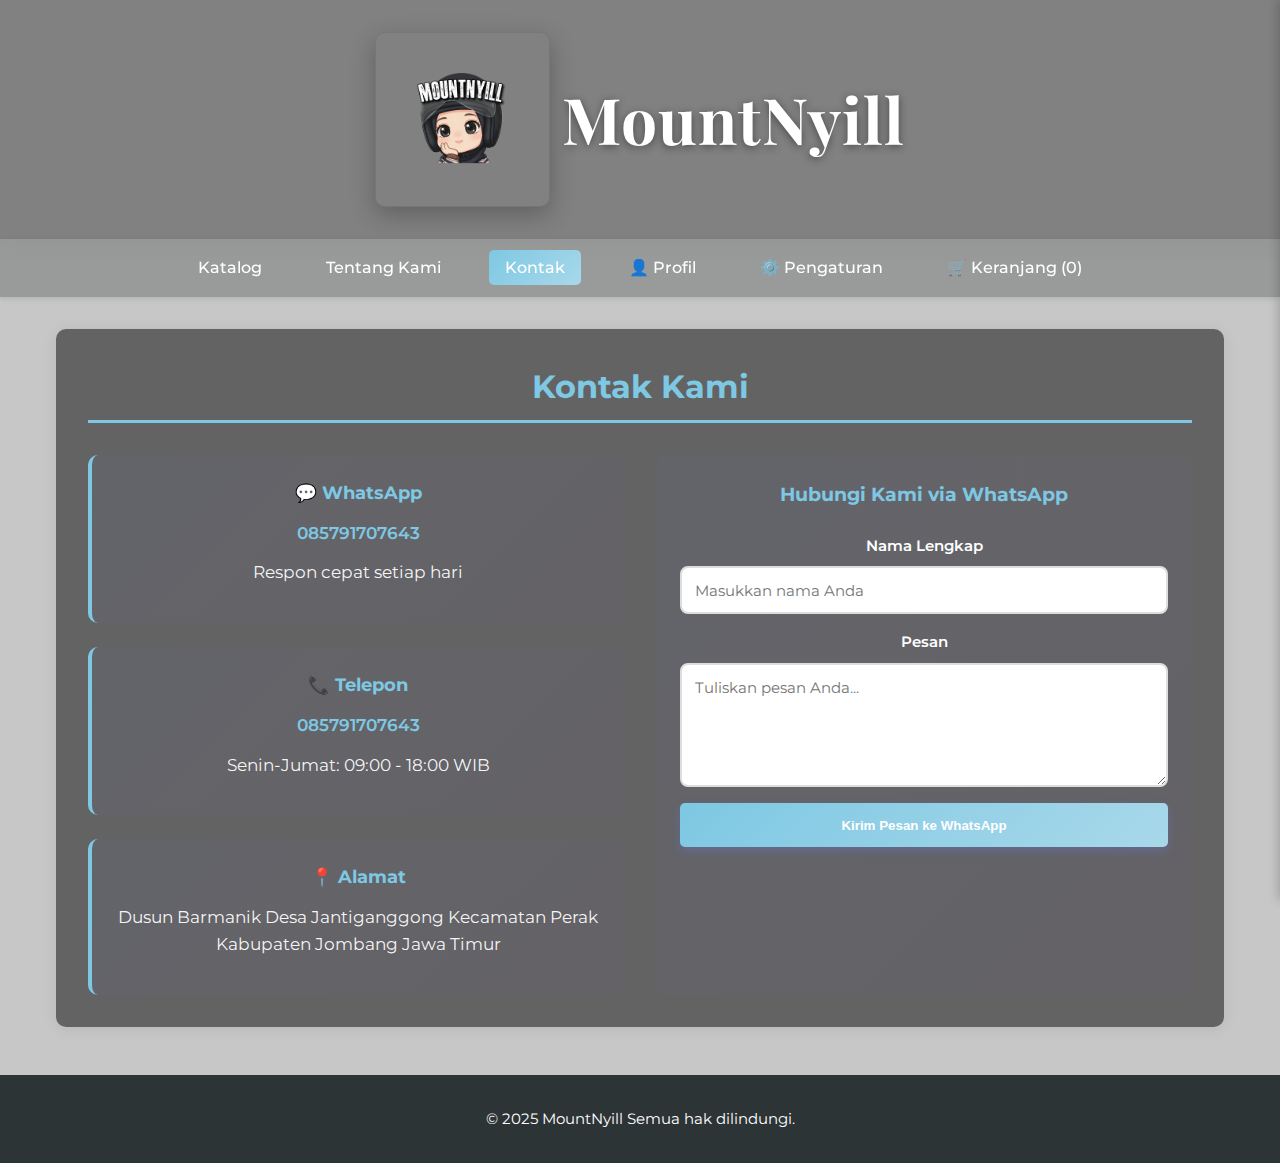
<file: kontak.html>
<!DOCTYPE html>
<html lang="id">
<head>
    <meta charset="UTF-8">
    <meta name="viewport" content="width=device-width, initial-scale=1.0">
    <title>MountNyill</title>
    <link rel="stylesheet" href="style.css">
    <link href="https://fonts.googleapis.com/css2?family=Montserrat:wght@300;400;600;700&family=Playfair+Display:wght@500;700&display=swap" rel="stylesheet">
</head>
<body>
    <div id="backdrop" class="backdrop"></div>

    <header>
        <div class="site-brand">
            <img src="logo.png" alt="MountNyill logo" class="site-logo">
            <h1>MountNyill</h1>
        </div>
    </header>

    <nav>
        <ul>
            <li><a href="index.html#katalog">Katalog</a></li>
            <li><a href="tentang-kami.html">Tentang Kami</a></li>
            <li><a href="kontak.html" class="active">Kontak</a></li>
            <li><a href="profil.html">👤 Profil</a></li>
            <li><a href="pengaturan.html">⚙️ Pengaturan</a></li>
            <li><a href="#" id="cart-toggle">🛒 Keranjang (<span id="cart-count">0</span>)</a></li>
        </ul>
    </nav>

    <aside id="cart-sidebar">
        <div class="cart-header">
            <h3>Keranjang Belanja</h3>
            <button id="close-cart">&times;</button>
        </div>
        <div id="cart-items" class="cart-items">
            <p class="empty-cart">Keranjang kosong</p>
        </div>
        <div class="cart-footer">
            <div class="cart-total">
                <strong>Total: </strong>
                <span id="cart-total">Rp 0</span>
            </div>
            <div class="cart-buttons">
                <button id="checkout-btn" class="btn-checkout">Checkout</button>
                <button id="clear-cart-btn" class="btn-clear-cart">Hapus Semua</button>
            </div>
        </div>
    </aside>

    <main>
        <section id="kontak" class="full-page-section">
            <h2>Kontak Kami</h2>
            <div class="kontak-content">
                <div class="kontak-info">
                    <div class="info-item">
                        <h3>💬 WhatsApp</h3>
                        <p><a href="https://wa.me/6285791707643" target="_blank">085791707643</a></p>
                        <p>Respon cepat setiap hari</p>
                    </div>
                    <div class="info-item">
                        <h3>📞 Telepon</h3>
                        <p><a href="tel:+6285791707643">085791707643</a></p>
                        <p>Senin-Jumat: 09:00 - 18:00 WIB</p>
                    </div>
                    <div class="info-item">
                        <h3>📍 Alamat</h3>
                        <p>Dusun Barmanik Desa Jantiganggong Kecamatan Perak Kabupaten Jombang Jawa Timur</p>
                    </div>
                </div>

                <div class="kontak-form">
                    <h3>Hubungi Kami via WhatsApp</h3>
                    <form id="contact-form">
                        <div class="form-group">
                            <label for="name">Nama Lengkap</label>
                            <input type="text" id="name" name="name" placeholder="Masukkan nama Anda" required>
                        </div>
                        <div class="form-group">
                            <label for="message">Pesan</label>
                            <textarea id="message" name="message" rows="5" placeholder="Tuliskan pesan Anda..." required></textarea>
                        </div>
                        <button type="submit" class="btn-submit">Kirim Pesan ke WhatsApp</button>
                    </form>
                </div>
            </div>
        </section>
    </main>

    <footer>
        <p>&copy; 2025 MountNyill Semua hak dilindungi.</p>
    </footer>

    <script src="script.js"></script>
    <script>
        // Load dark mode setting
        const settings = JSON.parse(localStorage.getItem('userSettings')) || {
            emailNotif: true,
            promoNotif: true,
            darkMode: false
        };

        if (settings.darkMode) {
            document.body.classList.add('dark-mode');
        }

        document.getElementById('contact-form').addEventListener('submit', function(e) {
            e.preventDefault();
            const name = document.getElementById('name').value;
            const message = document.getElementById('message').value;
            
            // Format pesan untuk WhatsApp
            const whatsappMessage = encodeURIComponent(`Halo, nama saya ${name}\n\n${message}`);
            const whatsappURL = `https://wa.me/6285791707643?text=${whatsappMessage}`;
            
            // Buka WhatsApp di tab baru
            window.open(whatsappURL, '_blank');
            
            // Reset form
            this.reset();
            alert('Pesan Anda akan dikirim ke WhatsApp kami!');
        });
    </script>
</body>
</html>
</file>
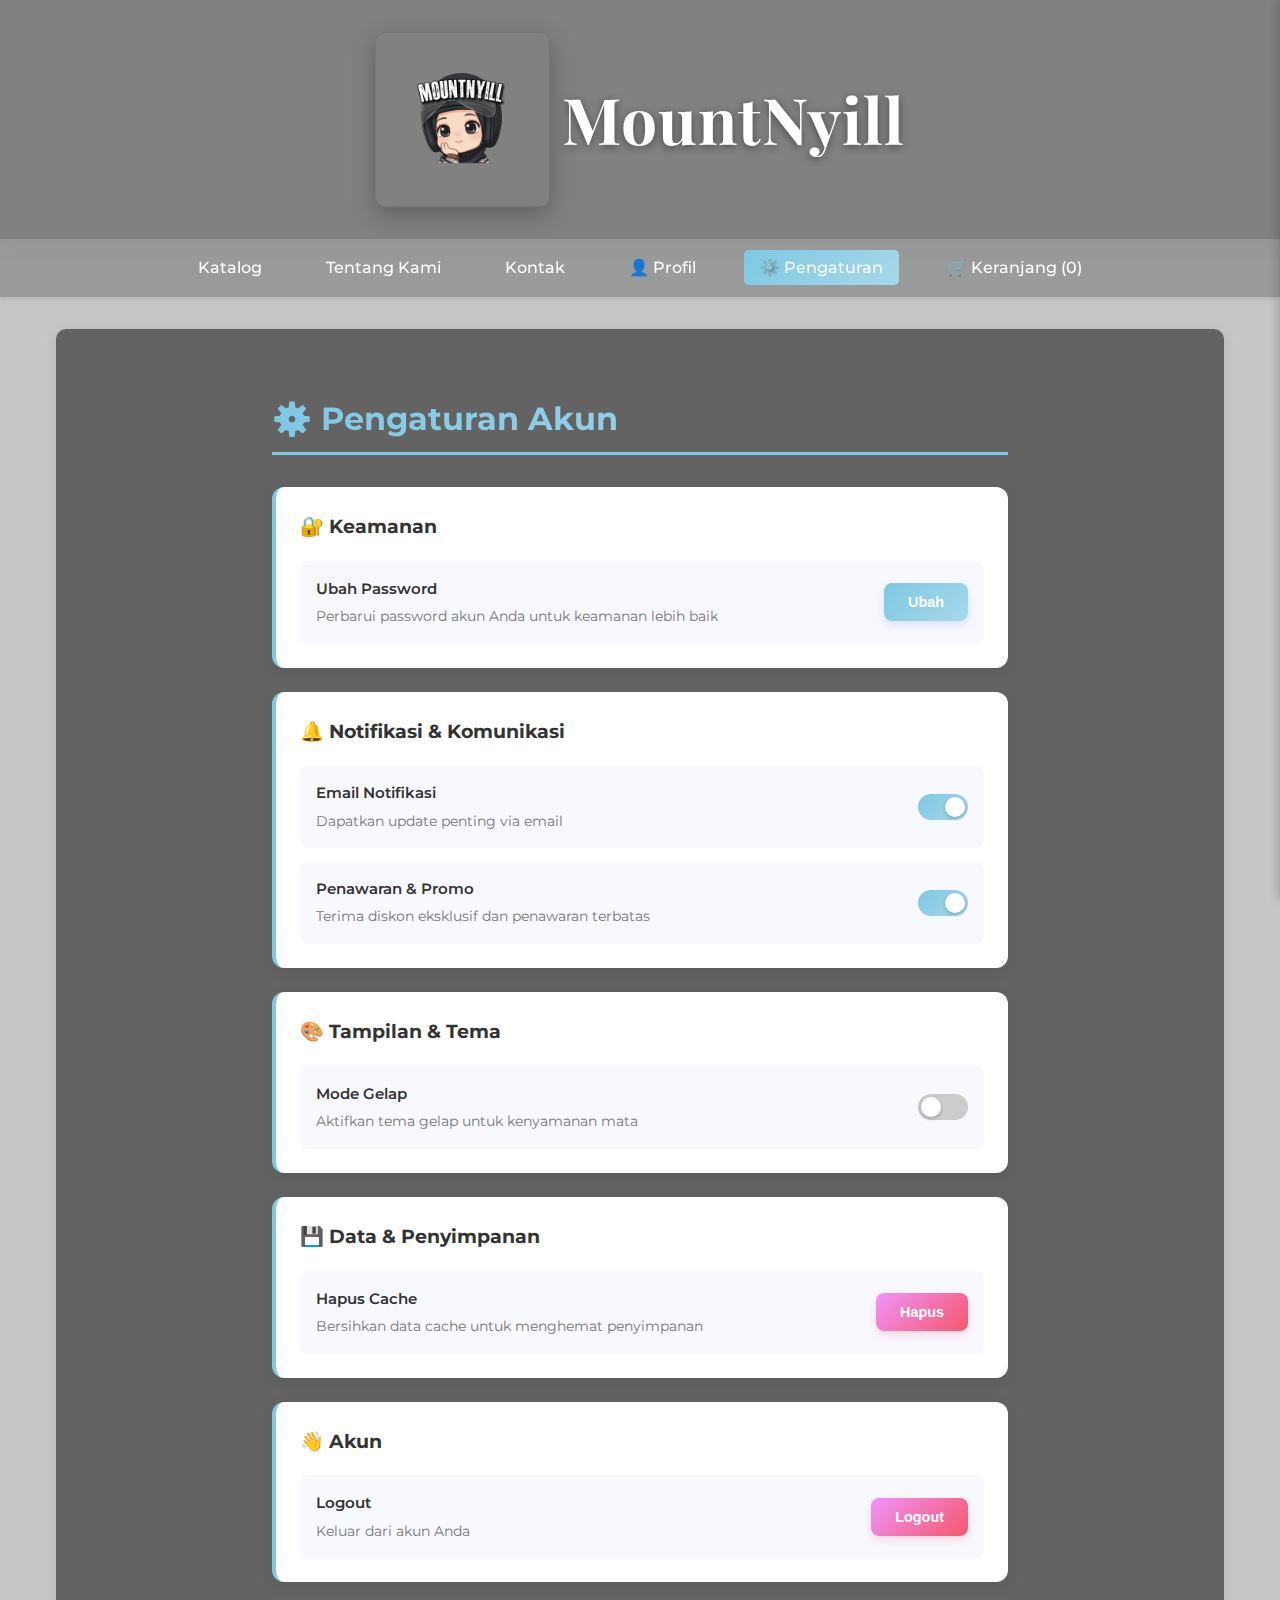
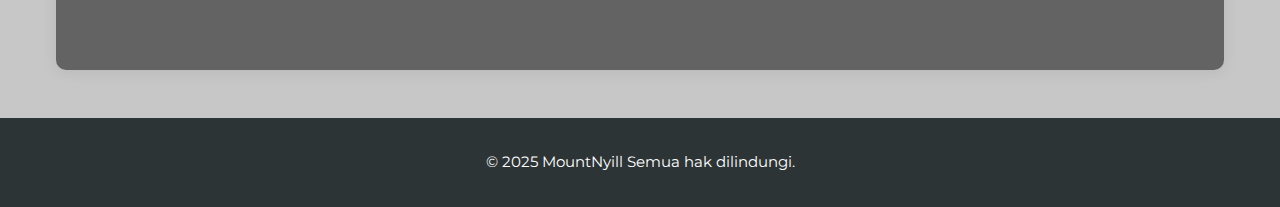
<file: pengaturan.html>
<!DOCTYPE html>
<html lang="id">
<head>
    <meta charset="UTF-8">
    <meta name="viewport" content="width=device-width, initial-scale=1.0">
    <title>MountNyill</title>
    <link rel="stylesheet" href="style.css">
    <link href="https://fonts.googleapis.com/css2?family=Montserrat:wght@300;400;600;700&family=Playfair+Display:wght@500;700&display=swap" rel="stylesheet">
</head>
<body>
    <div id="backdrop" class="backdrop"></div>

    <header>
        <div class="site-brand">
            <img src="logo.png" alt="MountNyill logo" class="site-logo">
            <h1>MountNyill</h1>
        </div>
    </header>

    <nav>
        <ul>
            <li><a href="index.html">Katalog</a></li>
            <li><a href="tentang-kami.html">Tentang Kami</a></li>
            <li><a href="kontak.html">Kontak</a></li>
            <li><a href="profil.html">👤 Profil</a></li>
            <li><a href="pengaturan.html" class="active">⚙️ Pengaturan</a></li>
            <li><a href="#" id="cart-toggle">🛒 Keranjang (<span id="cart-count">0</span>)</a></li>
        </ul>
    </nav>

    <aside id="cart-sidebar">
        <div class="cart-header">
            <h3>Keranjang Belanja</h3>
            <button id="close-cart">&times;</button>
        </div>
        <div id="cart-items" class="cart-items">
            <p class="empty-cart">Keranjang kosong</p>
        </div>
        <div class="cart-footer">
            <div class="cart-total">
                <strong>Total: </strong>
                <span id="cart-total">Rp 0</span>
            </div>
            <div class="cart-buttons">
                <button id="checkout-btn" class="btn-checkout">Checkout</button>
                <button id="clear-cart-btn" class="btn-clear-cart">Hapus Semua</button>
            </div>
        </div>
    </aside>

    <main>
        <section class="full-page-section">
            <div class="settings-container">
                <h2>⚙️ Pengaturan Akun</h2>
                
                <div class="settings-group">
                    <h3>🔐 Keamanan</h3>
                    <div class="setting-item">
                        <div class="setting-info">
                            <p class="setting-title">Ubah Password</p>
                            <p class="setting-desc">Perbarui password akun Anda untuk keamanan lebih baik</p>
                        </div>
                        <button class="btn-setting" onclick="changePassword()">Ubah</button>
                    </div>
                </div>

                <div class="settings-group">
                    <h3>🔔 Notifikasi & Komunikasi</h3>
                    <div class="setting-item">
                        <div class="setting-info">
                            <p class="setting-title">Email Notifikasi</p>
                            <p class="setting-desc">Dapatkan update penting via email</p>
                        </div>
                        <label class="toggle-switch">
                            <input type="checkbox" id="email-notif" checked>
                            <span class="toggle-slider"></span>
                        </label>
                    </div>
                    <div class="setting-item">
                        <div class="setting-info">
                            <p class="setting-title">Penawaran & Promo</p>
                            <p class="setting-desc">Terima diskon eksklusif dan penawaran terbatas</p>
                        </div>
                        <label class="toggle-switch">
                            <input type="checkbox" id="promo-notif" checked>
                            <span class="toggle-slider"></span>
                        </label>
                    </div>
                </div>

                <div class="settings-group">
                    <h3>🎨 Tampilan & Tema</h3>
                    <div class="setting-item">
                        <div class="setting-info">
                            <p class="setting-title">Mode Gelap</p>
                            <p class="setting-desc">Aktifkan tema gelap untuk kenyamanan mata</p>
                        </div>
                        <label class="toggle-switch">
                            <input type="checkbox" id="dark-mode">
                            <span class="toggle-slider"></span>
                        </label>
                    </div>
                </div>

                <div class="settings-group">
                    <h3>💾 Data & Penyimpanan</h3>
                    <div class="setting-item">
                        <div class="setting-info">
                            <p class="setting-title">Hapus Cache</p>
                            <p class="setting-desc">Bersihkan data cache untuk menghemat penyimpanan</p>
                        </div>
                        <button class="btn-setting btn-danger" onclick="clearCache()">Hapus</button>
                    </div>
                </div>

                <div class="settings-group">
                    <h3>👋 Akun</h3>
                    <div class="setting-item">
                        <div class="setting-info">
                            <p class="setting-title">Logout</p>
                            <p class="setting-desc">Keluar dari akun Anda</p>
                        </div>
                        <button class="btn-setting btn-danger" onclick="logout()">Logout</button>
                    </div>
                </div>
            </div>
        </section>
    </main>

    <footer>
        <p>&copy; 2025 MountNyill Semua hak dilindungi.</p>
    </footer>

    <script src="script.js"></script>
    <script>
        // Load settings
        function loadSettings() {
            const settings = JSON.parse(localStorage.getItem('userSettings')) || {
                emailNotif: true,
                promoNotif: true,
                darkMode: false
            };

            document.getElementById('email-notif').checked = settings.emailNotif;
            document.getElementById('promo-notif').checked = settings.promoNotif;
            document.getElementById('dark-mode').checked = settings.darkMode;

            if (settings.darkMode) {
                document.body.classList.add('dark-mode');
            }
        }

        // Save settings on toggle
        document.querySelectorAll('.toggle-switch input').forEach(toggle => {
            toggle.addEventListener('change', saveSettings);
        });

        function saveSettings() {
            const settings = {
                emailNotif: document.getElementById('email-notif').checked,
                promoNotif: document.getElementById('promo-notif').checked,
                darkMode: document.getElementById('dark-mode').checked
            };

            localStorage.setItem('userSettings', JSON.stringify(settings));

            if (settings.darkMode) {
                document.body.classList.add('dark-mode');
            } else {
                document.body.classList.remove('dark-mode');
            }

            // Show success message
            showSuccessMessage('Pengaturan berhasil disimpan! ✓');
        }

        function showSuccessMessage(message) {
            const msg = document.createElement('div');
            msg.textContent = message;
            msg.style.cssText = `
                position: fixed;
                top: 20px;
                right: 20px;
                background: linear-gradient(135deg, #667eea 0%, #764ba2 100%);
                color: white;
                padding: 1rem 1.5rem;
                border-radius: 8px;
                box-shadow: 0 4px 12px rgba(102, 126, 234, 0.3);
                animation: slideInRight 0.3s ease;
                z-index: 999;
                font-weight: 500;
            `;
            document.body.appendChild(msg);
            
            setTimeout(() => {
                msg.style.animation = 'slideOutRight 0.3s ease';
                setTimeout(() => msg.remove(), 300);
            }, 2000);
        }

        function changePassword() {
            const oldPass = prompt('Masukkan password lama:');
            if (!oldPass) return;

            const newPass = prompt('Masukkan password baru:');
            if (!newPass) return;

            const confirmPass = prompt('Konfirmasi password baru:');
            if (newPass === confirmPass) {
                showSuccessMessage('Password berhasil diubah! ✓');
            } else {
                showErrorMessage('Password tidak sesuai!');
            }
        }

        function showErrorMessage(message) {
            const msg = document.createElement('div');
            msg.textContent = message;
            msg.style.cssText = `
                position: fixed;
                top: 20px;
                right: 20px;
                background: linear-gradient(135deg, #f093fb 0%, #f5576c 100%);
                color: white;
                padding: 1rem 1.5rem;
                border-radius: 8px;
                box-shadow: 0 4px 12px rgba(245, 87, 108, 0.3);
                animation: slideInRight 0.3s ease;
                z-index: 999;
                font-weight: 500;
            `;
            document.body.appendChild(msg);
            
            setTimeout(() => {
                msg.style.animation = 'slideOutRight 0.3s ease';
                setTimeout(() => msg.remove(), 300);
            }, 2000);
        }

        function clearCache() {
            if (confirm('Apakah Anda yakin ingin menghapus cache? Data yang dihapus tidak dapat dikembalikan.')) {
                localStorage.removeItem('cart');
                showSuccessMessage('Cache berhasil dihapus! ✓');
            }
        }

        function logout() {
            if (confirm('Apakah Anda yakin ingin logout?')) {
                showSuccessMessage('Anda berhasil logout!');
                setTimeout(() => {
                    window.location.href = 'index.html';
                }, 1500);
            }
        }

        loadSettings();
    </script>
</body>
</html>
</file>
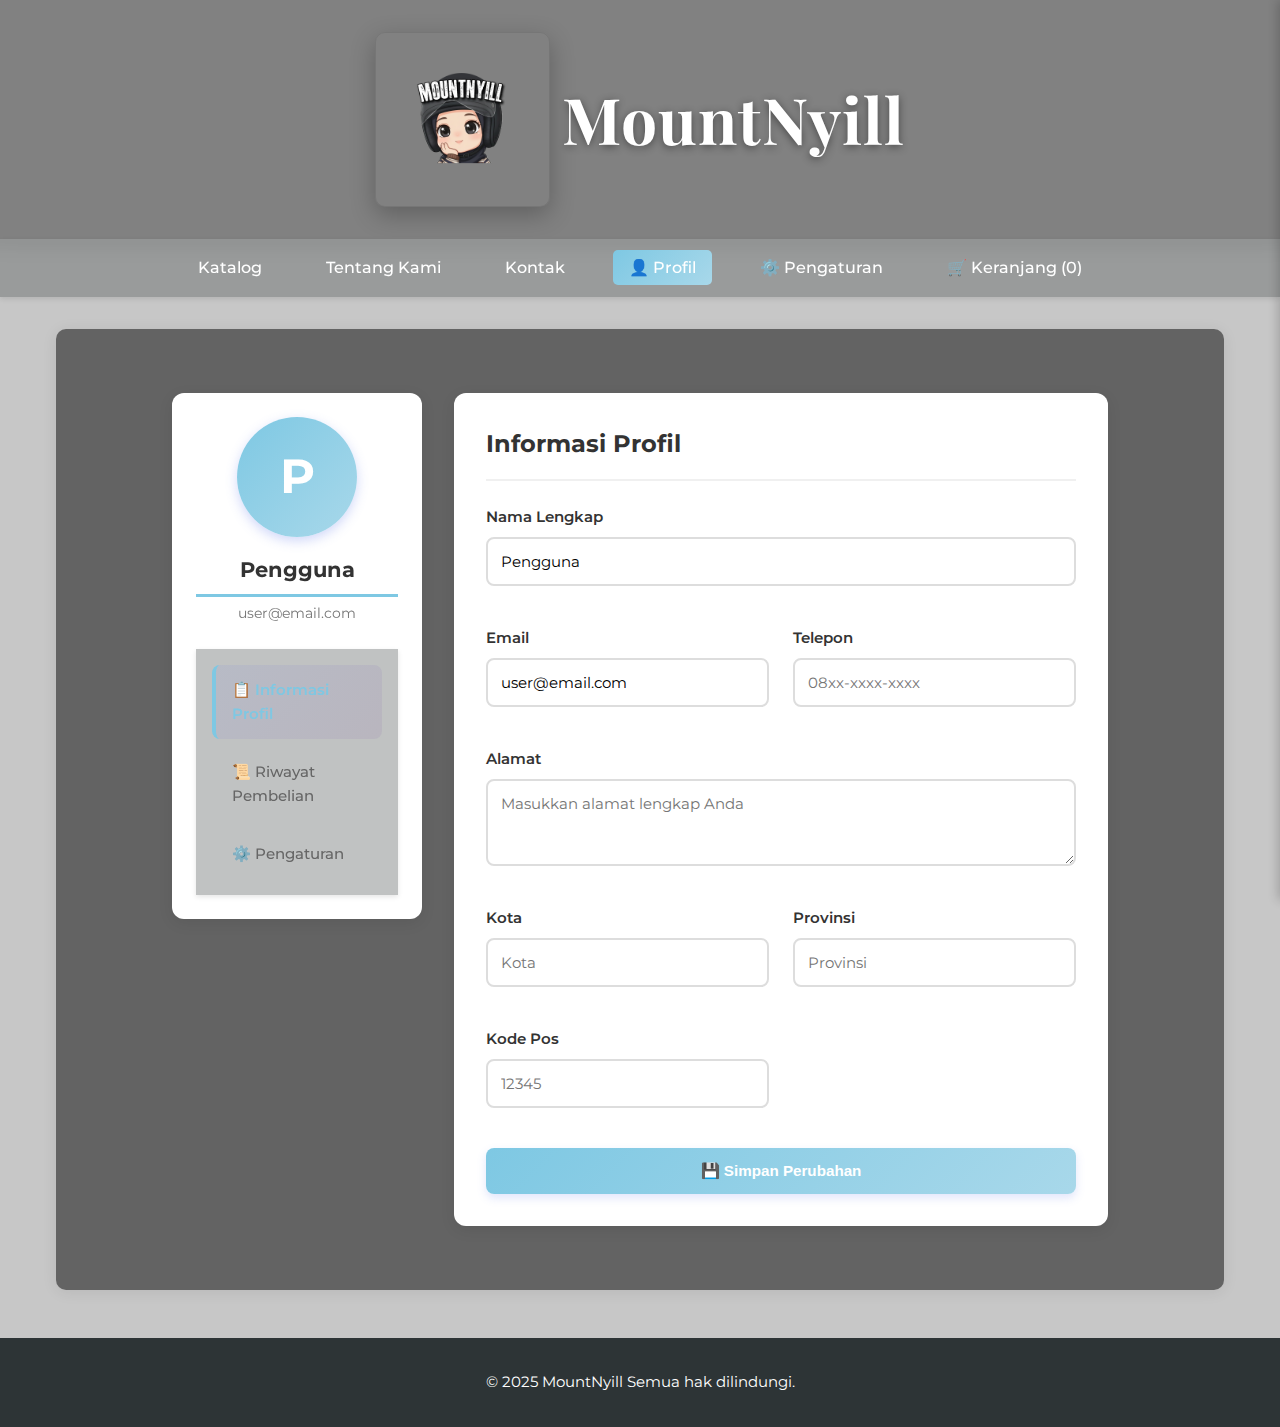
<file: profil.html>
<!DOCTYPE html>
<html lang="id">
<head>
    <meta charset="UTF-8">
    <meta name="viewport" content="width=device-width, initial-scale=1.0">
    <title>MountNyill</title>
    <link rel="stylesheet" href="style.css">
    <link href="https://fonts.googleapis.com/css2?family=Montserrat:wght@300;400;600;700&family=Playfair+Display:wght@500;700&display=swap" rel="stylesheet">
</head>
<body>
    <div id="backdrop" class="backdrop"></div>

    <header>
        <div class="site-brand">
            <img src="logo.png" alt="MountNyill logo" class="site-logo">
            <h1>MountNyill</h1>
        </div>
    </header>

    <nav>
        <ul>
            <li><a href="index.html">Katalog</a></li>
            <li><a href="tentang-kami.html">Tentang Kami</a></li>
            <li><a href="kontak.html">Kontak</a></li>
            <li><a href="profil.html" class="active">👤 Profil</a></li>
            <li><a href="pengaturan.html">⚙️ Pengaturan</a></li>
            <li><a href="#" id="cart-toggle">🛒 Keranjang (<span id="cart-count">0</span>)</a></li>
        </ul>
    </nav>

    <aside id="cart-sidebar">
        <div class="cart-header">
            <h3>Keranjang Belanja</h3>
            <button id="close-cart">&times;</button>
        </div>
        <div id="cart-items" class="cart-items">
            <p class="empty-cart">Keranjang kosong</p>
        </div>
        <div class="cart-footer">
            <div class="cart-total">
                <strong>Total: </strong>
                <span id="cart-total">Rp 0</span>
            </div>
            <div class="cart-buttons">
                <button id="checkout-btn" class="btn-checkout">Checkout</button>
                <button id="clear-cart-btn" class="btn-clear-cart">Hapus Semua</button>
            </div>
        </div>
    </aside>

    <main>
        <section class="full-page-section">
            <div class="profile-container">
                <div class="profile-sidebar">
                    <div class="profile-avatar">
                        <span id="avatar-initial">P</span>
                    </div>
                    <h2 id="profile-name">Pengguna</h2>
                    <p id="profile-email">user@email.com</p>
                    <nav class="profile-menu">
                        <a href="#profile-info" class="menu-item active">📋 Informasi Profil</a>
                        <a href="#profile-history" class="menu-item">📜 Riwayat Pembelian</a>
                        <a href="pengaturan.html" class="menu-item">⚙️ Pengaturan</a>
                    </nav>
                </div>

                <div class="profile-content">
                    <div id="profile-info" class="profile-section active">
                        <h2>Informasi Profil</h2>
                        <div class="profile-form">
                            <div class="form-group">
                                <label>Nama Lengkap</label>
                                <input type="text" id="full-name" placeholder="Masukkan nama lengkap" value="Pengguna">
                            </div>
                            <div class="form-row">
                                <div class="form-group">
                                    <label>Email</label>
                                    <input type="email" id="user-email" placeholder="user@email.com" value="user@email.com">
                                </div>
                                <div class="form-group">
                                    <label>Telepon</label>
                                    <input type="tel" id="user-phone" placeholder="08xx-xxxx-xxxx">
                                </div>
                            </div>
                            <div class="form-group">
                                <label>Alamat</label>
                                <textarea id="user-address" placeholder="Masukkan alamat lengkap Anda" rows="3"></textarea>
                            </div>
                            <div class="form-row">
                                <div class="form-group">
                                    <label>Kota</label>
                                    <input type="text" id="user-city" placeholder="Kota">
                                </div>
                                <div class="form-group">
                                    <label>Provinsi</label>
                                    <input type="text" id="user-province" placeholder="Provinsi">
                                </div>
                                <div class="form-group">
                                    <label>Kode Pos</label>
                                    <input type="text" id="user-zipcode" placeholder="12345">
                                </div>
                            </div>
                            <button class="btn-save" onclick="saveProfile()">💾 Simpan Perubahan</button>
                        </div>
                    </div>

                    <div id="profile-history" class="profile-section">
                        <h2>Riwayat Pembelian</h2>
                        <div id="purchase-history" class="purchase-list">
                            <p class="empty-message">Belum ada riwayat pembelian</p>
                        </div>
                    </div>
                </div>
            </div>
        </section>
    </main>

    <footer>
        <p>&copy; 2025 MountNyill Semua hak dilindungi.</p>
    </footer>

    <script src="script.js"></script>
    <script>
        // Load profile data
        function loadProfile() {
            const profile = JSON.parse(localStorage.getItem('userProfile')) || {
                fullName: 'Pengguna',
                email: 'user@email.com',
                phone: '',
                address: '',
                city: '',
                province: '',
                zipcode: ''
            };

            document.getElementById('profile-name').textContent = profile.fullName;
            document.getElementById('profile-email').textContent = profile.email;
            document.getElementById('avatar-initial').textContent = profile.fullName.charAt(0).toUpperCase();
            
            document.getElementById('full-name').value = profile.fullName;
            document.getElementById('user-email').value = profile.email;
            document.getElementById('user-phone').value = profile.phone;
            document.getElementById('user-address').value = profile.address;
            document.getElementById('user-city').value = profile.city;
            document.getElementById('user-province').value = profile.province;
            document.getElementById('user-zipcode').value = profile.zipcode;
        }

        function saveProfile() {
            const profile = {
                fullName: document.getElementById('full-name').value,
                email: document.getElementById('user-email').value,
                phone: document.getElementById('user-phone').value,
                address: document.getElementById('user-address').value,
                city: document.getElementById('user-city').value,
                province: document.getElementById('user-province').value,
                zipcode: document.getElementById('user-zipcode').value
            };

            localStorage.setItem('userProfile', JSON.stringify(profile));
            document.getElementById('profile-name').textContent = profile.fullName;
            document.getElementById('profile-email').textContent = profile.email;
            document.getElementById('avatar-initial').textContent = profile.fullName.charAt(0).toUpperCase();
            
            alert('Profil berhasil diperbarui!');
        }

        // Menu navigation
        document.querySelectorAll('.profile-menu .menu-item').forEach(item => {
            item.addEventListener('click', (e) => {
                e.preventDefault();
                const href = item.getAttribute('href');
                
                document.querySelectorAll('.menu-item').forEach(m => m.classList.remove('active'));
                item.classList.add('active');
                
                document.querySelectorAll('.profile-section').forEach(section => {
                    section.classList.remove('active');
                });
                
                if (href.startsWith('#')) {
                    document.querySelector(href).classList.add('active');
                }
            });
        });

        // Load dark mode setting
        const settings = JSON.parse(localStorage.getItem('userSettings')) || {
            emailNotif: true,
            promoNotif: true,
            darkMode: false
        };

        if (settings.darkMode) {
            document.body.classList.add('dark-mode');
        }

        loadProfile();
    </script>
</body>
</html>
</file>
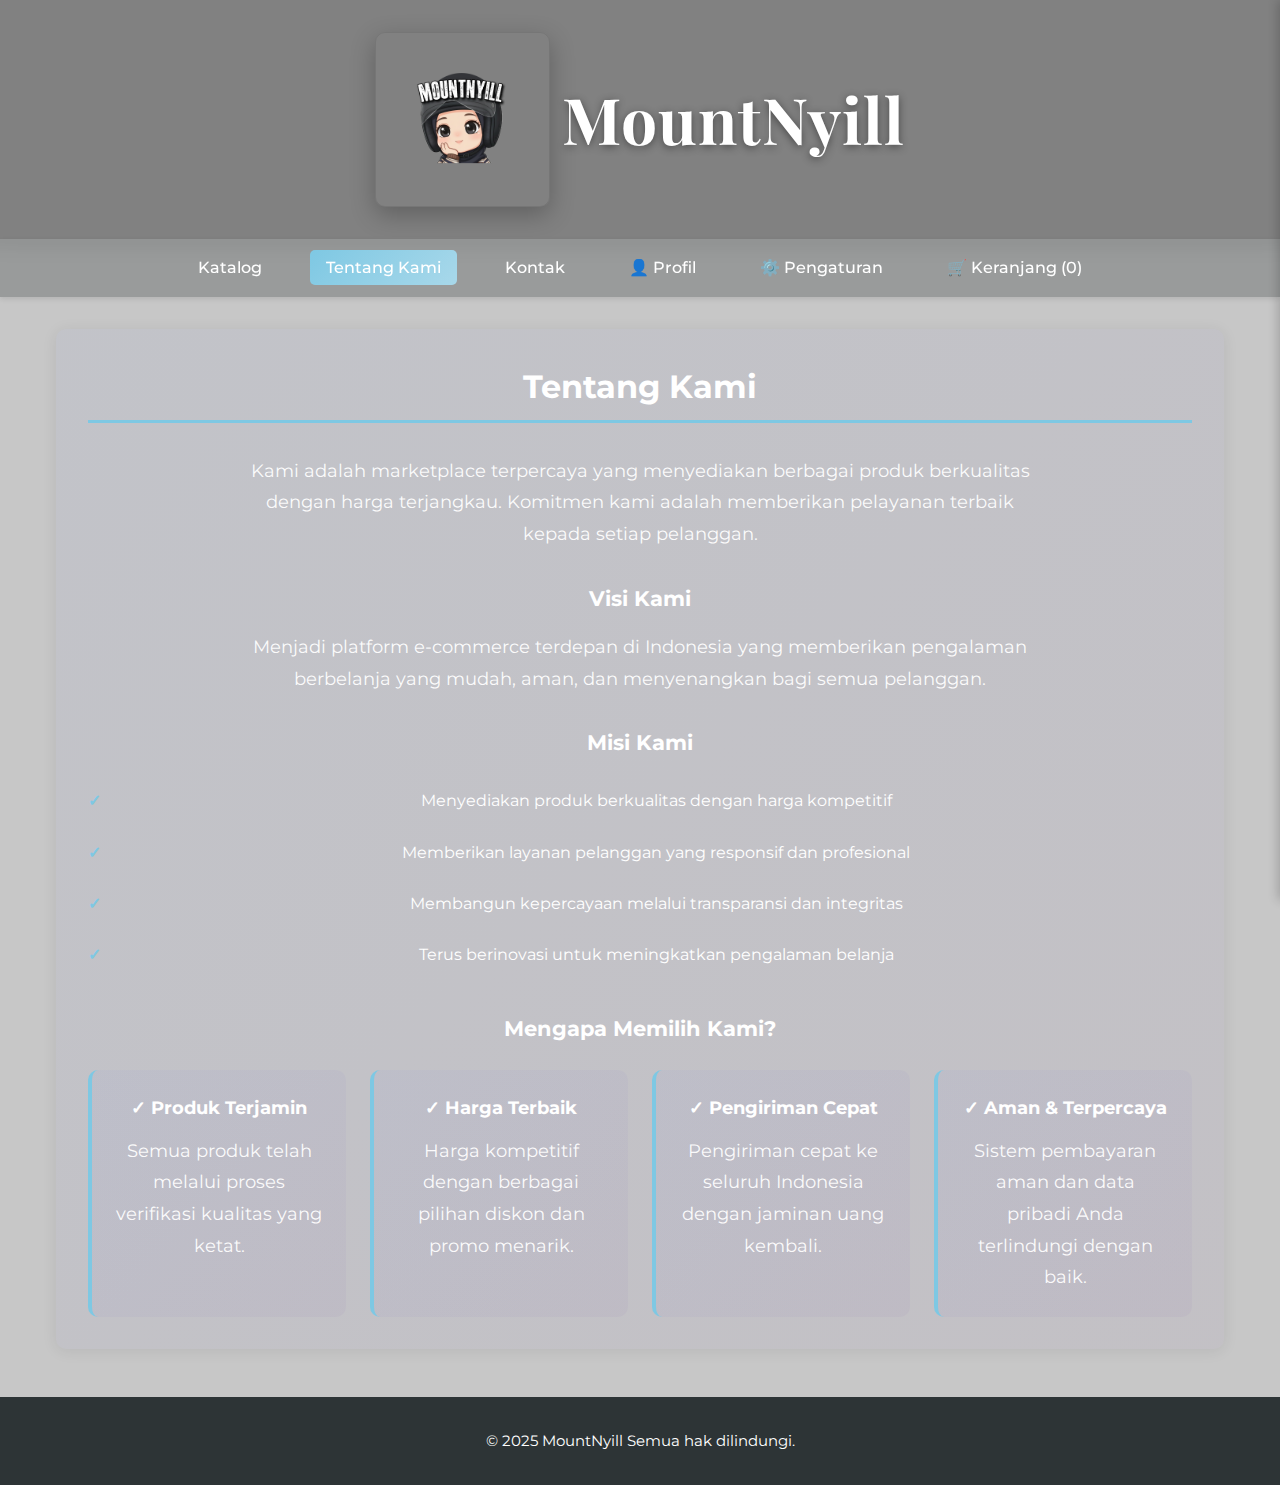
<file: tentang-kami.html>
<!DOCTYPE html>
<html lang="id">
<head>
    <meta charset="UTF-8">
    <meta name="viewport" content="width=device-width, initial-scale=1.0">
    <title>MountNyill</title>
    <link rel="stylesheet" href="style.css">
    <link href="https://fonts.googleapis.com/css2?family=Montserrat:wght@300;400;600;700&family=Playfair+Display:wght@500;700&display=swap" rel="stylesheet">
</head>
<body>
    <div id="backdrop" class="backdrop"></div>

    <header>
        <div class="site-brand">
            <img src="logo.png" alt="MountNyill logo" class="site-logo">
            <h1>MountNyill</h1>
        </div>
    </header>

    <nav>
        <ul>
            <li><a href="index.html#katalog">Katalog</a></li>
            <li><a href="tentang-kami.html" class="active">Tentang Kami</a></li>
            <li><a href="kontak.html">Kontak</a></li>
            <li><a href="profil.html">👤 Profil</a></li>
            <li><a href="pengaturan.html">⚙️ Pengaturan</a></li>
            <li><a href="#" id="cart-toggle">🛒 Keranjang (<span id="cart-count">0</span>)</a></li>
        </ul>
    </nav>

    <aside id="cart-sidebar">
        <div class="cart-header">
            <h3>Keranjang Belanja</h3>
            <button id="close-cart">&times;</button>
        </div>
        <div id="cart-items" class="cart-items">
            <p class="empty-cart">Keranjang kosong</p>
        </div>
        <div class="cart-footer">
            <div class="cart-total">
                <strong>Total: </strong>
                <span id="cart-total">Rp 0</span>
            </div>
            <div class="cart-buttons">
                <button id="checkout-btn" class="btn-checkout">Checkout</button>
                <button id="clear-cart-btn" class="btn-clear-cart">Hapus Semua</button>
            </div>
        </div>
    </aside>

    <main>
        <section id="tentang-kami" class="full-page-section">
            <h2>Tentang Kami</h2>
            <div class="tentang-kami-content">
                <div class="tentang-kami-text">
                    <p>Kami adalah marketplace terpercaya yang menyediakan berbagai produk berkualitas dengan harga terjangkau. Komitmen kami adalah memberikan pelayanan terbaik kepada setiap pelanggan.</p>
                    
                    <h3>Visi Kami</h3>
                    <p>Menjadi platform e-commerce terdepan di Indonesia yang memberikan pengalaman berbelanja yang mudah, aman, dan menyenangkan bagi semua pelanggan.</p>
                    
                    <h3>Misi Kami</h3>
                    <ul class="mission-list">
                        <li>Menyediakan produk berkualitas dengan harga kompetitif</li>
                        <li>Memberikan layanan pelanggan yang responsif dan profesional</li>
                        <li>Membangun kepercayaan melalui transparansi dan integritas</li>
                        <li>Terus berinovasi untuk meningkatkan pengalaman belanja</li>
                    </ul>

                    <h3>Mengapa Memilih Kami?</h3>
                    <div class="features">
                        <div class="feature-item">
                            <h4>✓ Produk Terjamin</h4>
                            <p>Semua produk telah melalui proses verifikasi kualitas yang ketat.</p>
                        </div>
                        <div class="feature-item">
                            <h4>✓ Harga Terbaik</h4>
                            <p>Harga kompetitif dengan berbagai pilihan diskon dan promo menarik.</p>
                        </div>
                        <div class="feature-item">
                            <h4>✓ Pengiriman Cepat</h4>
                            <p>Pengiriman cepat ke seluruh Indonesia dengan jaminan uang kembali.</p>
                        </div>
                        <div class="feature-item">
                            <h4>✓ Aman & Terpercaya</h4>
                            <p>Sistem pembayaran aman dan data pribadi Anda terlindungi dengan baik.</p>
                        </div>
                    </div>
                </div>
            </div>
        </section>
    </main>

    <footer>
        <p>&copy; 2025 MountNyill Semua hak dilindungi.</p>
    </footer>

    <script src="script.js"></script>
    <script>
        // Load dark mode setting
        const settings = JSON.parse(localStorage.getItem('userSettings')) || {
            emailNotif: true,
            promoNotif: true,
            darkMode: false
        };

        if (settings.darkMode) {
            document.body.classList.add('dark-mode');
        }
    </script>
</body>
</html>
</file>
<file: style.css>
* {
    margin: 0;
    padding: 0;
    box-sizing: border-box;
}

body {
    font-family: 'Montserrat', 'Segoe UI', Tahoma, Geneva, Verdana, sans-serif;
    line-height: 1.6;
    color: #333;
    background: linear-gradient(rgba(0,0,0,0.22), rgba(0,0,0,0.22)), url('https://img.inews.co.id/media/600/files/networks/2023/05/16/4ea72_gunung-kelud.jpg') center/cover fixed no-repeat;
}

/* Backdrop Blur */
.backdrop {
    position: fixed;
    top: 0;
    left: 0;
    width: 100%;
    height: 100%;
    background-color: rgba(0, 0, 0, 0.5);
    backdrop-filter: blur(5px);
    -webkit-backdrop-filter: blur(5px);
    opacity: 0;
    visibility: hidden;
    transition: opacity 0.3s ease, visibility 0.3s ease;
    z-index: 50;
}

.backdrop.active {
    opacity: 1;
    visibility: visible;
}

/* Modal */
.modal {
    position: fixed;
    top: 0;
    left: 0;
    width: 100%;
    height: 100%;
    background-color: rgba(0, 0, 0, 0.6);
    display: flex;
    justify-content: center;
    align-items: center;
    opacity: 0;
    visibility: hidden;
    transition: opacity 0.3s ease, visibility 0.3s ease;
    z-index: 1001;
}

.modal.active {
    opacity: 1;
    visibility: visible;
}

.modal-content {
    background: white;
    border-radius: 15px;
    padding: 1.5rem;
    max-width: 450px;
    width: 90%;
    box-shadow: 0 10px 40px rgba(0, 0, 0, 0.3);
    animation: slideUp 0.3s ease;
    position: relative;
    max-height: 80vh;
    overflow-y: auto;
}

@keyframes slideUp {
    from {
        transform: translateY(30px);
        opacity: 0;
    }
    to {
        transform: translateY(0);
        opacity: 1;
    }
}

@keyframes slideInRight {
    from {
        transform: translateX(400px);
        opacity: 0;
    }
    to {
        transform: translateX(0);
        opacity: 1;
    }
}

@keyframes slideOutRight {
    from {
        transform: translateX(0);
        opacity: 1;
    }
    to {
        transform: translateX(400px);
        opacity: 0;
    }
}

.modal-close {
    position: absolute;
    top: 1rem;
    right: 1rem;
    background: none;
    border: none;
    font-size: 2rem;
    cursor: pointer;
    color: #999;
    transition: color 0.2s ease;
    padding: 0;
    width: 40px;
    height: 40px;
    display: flex;
    align-items: center;
    justify-content: center;
}

.modal-close:hover {
    color: #333;
}

.modal-body {
    text-align: center;
}

.modal-product-img {
    width: 100%;
    max-width: 250px;
    height: 180px;
    object-fit: cover;
    border-radius: 10px;
    margin-bottom: 1rem;
}

.modal-body h2 {
    font-size: 1.5rem;
    color: #333;
    margin-bottom: 0.3rem;
}

.modal-body p {
    color: #666;
    margin-bottom: 0.8rem;
    font-size: 0.9rem;
}

.modal-price-section {
    background: linear-gradient(135deg, rgba(102, 126, 234, 0.1) 0%, rgba(118, 75, 162, 0.1) 100%);
    padding: 0.8rem;
    border-radius: 10px;
    margin-bottom: 1rem;
}

.modal-price-label {
    font-size: 0.85rem;
    color: #999;
    margin-bottom: 0.2rem !important;
}

.modal-price {
    font-size: 1.7rem;
    font-weight: bold;
    color: #7ec8e3;
    margin: 0 !important;
}

.modal-quantity {
    margin-bottom: 1rem;
}

.modal-quantity label {
    display: block;
    margin-bottom: 0.5rem;
    font-weight: 600;
    color: #333;
    font-size: 0.9rem;
}

.quantity-input {
    display: flex;
    justify-content: center;
    gap: 0.5rem;
    align-items: center;
}

.quantity-input button {
    background: #7ec8e3;
    color: white;
    border: none;
    width: 35px;
    height: 35px;
    border-radius: 5px;
    cursor: pointer;
    font-size: 1.1rem;
    font-weight: bold;
    transition: background 0.2s ease;
}

.quantity-input button:hover {
    background: #a8d8ea;
}

.quantity-input input {
    width: 60px;
    padding: 0.5rem;
    text-align: center;
    border: 2px solid #ddd;
    border-radius: 5px;
    font-size: 1rem;
    font-weight: 600;
}

.modal-total {
    background-color: #f8f9fa;
    padding: 0.8rem;
    border-radius: 10px;
    margin-bottom: 1rem;
    font-size: 1rem;
    font-weight: bold;
    color: #333;
}

.modal-total span {
    color: #7ec8e3;
}

.modal-buttons {
    display: flex;
    gap: 0.8rem;
    flex-direction: column;
}

.btn-modal-add-cart {
    background: linear-gradient(135deg, #7ec8e3 0%, #a8d8ea 100%);
    color: white;
    border: none;
    padding: 0.8rem;
    border-radius: 8px;
    font-size: 0.95rem;
    font-weight: 600;
    cursor: pointer;
    transition: transform 0.2s ease, box-shadow 0.2s ease;
    box-shadow: 0 4px 15px rgba(102, 126, 234, 0.3);
}

.btn-modal-add-cart:hover {
    transform: translateY(-2px);
    box-shadow: 0 6px 20px rgba(102, 126, 234, 0.4);
}

.btn-modal-buy-now {
    background: linear-gradient(135deg, #f093fb 0%, #f5576c 100%);
    color: white;
    border: none;
    padding: 0.8rem;
    border-radius: 8px;
    font-size: 0.95rem;
    font-weight: 600;
    cursor: pointer;
    transition: transform 0.2s ease, box-shadow 0.2s ease;
    box-shadow: 0 4px 15px rgba(245, 87, 108, 0.3);
}

.btn-modal-buy-now:hover {
    transform: translateY(-2px);
    box-shadow: 0 6px 20px rgba(245, 87, 108, 0.4);
}

/* Payment Modal */
.payment-modal-content {
    max-width: 420px !important;
}

.payment-success-icon {
    width: 60px;
    height: 60px;
    background: linear-gradient(135deg, #7ec8e3 0%, #a8d8ea 100%);
    color: white;
    border-radius: 50%;
    display: flex;
    align-items: center;
    justify-content: center;
    font-size: 2rem;
    margin: 0 auto 1rem;
    font-weight: bold;
}

.payment-details {
    background: linear-gradient(135deg, rgba(102, 126, 234, 0.05) 0%, rgba(118, 75, 162, 0.05) 100%);
    padding: 1rem;
    border-radius: 10px;
    margin-bottom: 1.5rem;
}

.payment-item {
    display: flex;
    justify-content: space-between;
    align-items: center;
    padding: 0.8rem 0;
    color: #666;
    font-size: 0.95rem;
}

.payment-divider {
    height: 1px;
    background-color: #ddd;
    margin: 0.8rem 0;
}

.payment-total {
    display: flex;
    justify-content: space-between;
    align-items: center;
    padding: 0.8rem 0;
    font-weight: bold;
    color: #333;
    font-size: 1rem;
}

.payment-amount {
    color: #7ec8e3;
    font-size: 1.3rem;
}

.payment-methods {
    margin-bottom: 1.5rem;
}

.payment-methods h3 {
    font-size: 0.95rem;
    color: #333;
    margin-bottom: 0.8rem;
    font-weight: 600;
}

.payment-option {
    display: flex;
    align-items: center;
    padding: 0.8rem;
    margin-bottom: 0.5rem;
    border: 2px solid #e0e0e0;
    border-radius: 8px;
    cursor: pointer;
    transition: border-color 0.2s ease, background-color 0.2s ease;
}

.payment-option:hover {
    border-color: #7ec8e3;
    background-color: rgba(102, 126, 234, 0.05);
}

.payment-option input[type="radio"] {
    margin-right: 0.8rem;
    cursor: pointer;
    width: 18px;
    height: 18px;
}

.payment-option label {
    cursor: pointer;
    flex: 1;
    margin: 0;
    font-size: 0.95rem;
    color: #333;
}

.payment-buttons {
    display: flex;
    gap: 0.8rem;
    flex-direction: column;
}

.btn-payment-confirm {
    background: linear-gradient(135deg, #7ec8e3 0%, #a8d8ea 100%);
    color: white;
    border: none;
    padding: 0.9rem;
    border-radius: 8px;
    font-size: 0.95rem;
    font-weight: 600;
    cursor: pointer;
    transition: transform 0.2s ease, box-shadow 0.2s ease;
    box-shadow: 0 4px 15px rgba(102, 126, 234, 0.3);
}

.btn-payment-confirm:hover {
    transform: translateY(-2px);
    box-shadow: 0 6px 20px rgba(102, 126, 234, 0.4);
}

.btn-payment-cancel {
    background: #f0f0f0;
    color: #333;
    border: 2px solid #e0e0e0;
    padding: 0.9rem;
    border-radius: 8px;
    font-size: 0.95rem;
    font-weight: 600;
    cursor: pointer;
    transition: background 0.2s ease, border-color 0.2s ease;
}

.btn-payment-cancel:hover {
    background: #e8e8e8;
    border-color: #999;
}

/* Header */
/* Header */
header {
    position: relative;
    color: white;
    padding: 2rem 1rem;
    text-align: center;
    box-shadow: 0 2px 10px rgba(0, 0, 0, 0.1);
    background-image: url('https://asset.kompas.com/crops/E3gBefoMfOydtwffPCxeMaF95I8=/0x0:1800x1200/750x500/data/photo/2022/08/20/6300928ca9446.jpg');
    background-size: cover;
    background-position: center;
    background-repeat: no-repeat;
    min-height: 160px;
    max-height: 320px;
    display: flex;
    align-items: center;
    justify-content: center;
}

header::before {
    content: "";
    position: absolute;
    inset: 0;
    background: rgba(0,0,0,0.35); /* slight dark overlay to keep text readable */
    pointer-events: none;
}

header h1 {
    position: relative; /* above overlay */
    font-family: 'Playfair Display', 'Georgia', serif;
    font-size: 4rem;
    font-weight: 700;
    letter-spacing: 1px;
    margin: 0;
    text-shadow: 0 2px 8px rgba(0,0,0,0.45);
}

/* Site branding: logo + title alignment */
.site-brand {
    display: flex;
    align-items: center;
    justify-content: center;
    gap: 0.75rem;
    position: relative;
    z-index: 3; /* ensure branding sits above header overlay */
}

    .site-logo {
    width: 175px; /* increased by 15px as requested */
    height: auto;
    display: inline-block;
    border-radius: 10px;
    object-fit: cover;
    background-color: transparent; /* changed to transparent per request */
    padding: 6px;
    box-shadow: 0 8px 24px rgba(0,0,0,0.25);
    border: 1px solid rgba(0,0,0,0.08);
}

@media (max-width: 600px) {
    .site-logo {
        width: 111px; /* increased by 15px for small screens */
    }

    header h1 {
        font-size: 2.2rem;
    }
}

/* Navigation */
nav {
    background-color: rgba(45, 52, 54, 0.3);
    backdrop-filter: blur(10px);
    -webkit-backdrop-filter: blur(10px);
    padding: 1rem;
    position: sticky;
    top: 0;
    z-index: 100;
    box-shadow: 0 2px 5px rgba(0, 0, 0, 0.1);
}

nav ul {
    list-style: none;
    display: flex;
    justify-content: center;
    gap: 2rem;
    max-width: 1200px;
    margin: 0 auto;
}

nav a {
    color: white;
    text-decoration: none;
    font-weight: 500;
    transition: color 0.3s ease, background 0.3s ease, padding 0.3s ease, border-radius 0.3s ease;
    font-size: 1rem;
    padding: 0.5rem 1rem;
    border-radius: 5px;
}

nav a:hover {
    color: #7ec8e3;
}

nav a.active {
    background: linear-gradient(135deg, #7ec8e3 0%, #a8d8ea 100%);
    color: white;
}

/* Ensure specific menu links are white (e.g., Kontak) */
nav a[href="kontak.html"] {
    color: white;
}

nav a[href="kontak.html"].active {
    background: linear-gradient(135deg, #7ec8e3 0%, #a8d8ea 100%);
    color: white;
}

/* Main Content */
main {
    max-width: 1200px;
    margin: 2rem auto;
    padding: 0 1rem;
}

section {
    background-color: rgb(0, 0, 0, 0.500);
    border-radius: 10px;
    padding: 2rem;
    margin-bottom: 2rem;
    box-shadow: 0 2px 15px rgba(0, 0, 0, 0.08);
}

section h2 {
    font-size: 2rem;
    color: #7ec8e3;
    margin-bottom: 1.5rem;
    border-bottom: 3px solid #7ec8e3;
    padding-bottom: 0.5rem;
}

/* Katalog Section */
#katalog {
    text-align: center;
}

.products {
    display: grid;
    grid-template-columns: repeat(auto-fit, minmax(250px, 1fr));
    gap: 2rem;
    margin-top: 2rem;
    max-width: 1200px;
    margin-left: auto;
    margin-right: auto;
    align-items: stretch;
}

.product {
    background-color: #00000033;
    border: 1px solid #00000033;
    border-radius: 8px;
    overflow: hidden;
    transition: transform 0.3s ease, box-shadow 0.3s ease;
    box-shadow: 0 2px 8px rgba(0, 0, 0, 0.1);
    max-width: 320px;
    margin: 0 auto;
    width: 100%;
    display: flex;
    flex-direction: column;
    height: 100%;
}

.product:hover {
    transform: translateY(-5px);
    box-shadow: 0 8px 20px rgba(102, 126, 234, 0.3);
}

.product img {
    background-color: rgba(0,0,0,0.5);
    height: 200px;
    object-fit: cover;
    display: block;
}

.product h3 {
    font-size: 1.3rem;
    color: #ffffff;
    padding: 1rem 1rem 0.5rem;
    margin: 0;
}

.product p {
    padding: 0 1rem;
    color: #ffffff;
    font-size: 0.95rem;
}

.product .harga {
    font-size: 1.3rem;
    font-weight: bold;
    color: #7ec8e3;
    padding: 0.5rem 1rem;
    margin: 0.5rem 0;
}

.btn-beli {
    background: linear-gradient(135deg, #a8d8ea 0%, #7ec8e3 100%);
    color: white;
    border: none;
    padding: 0.8rem 2rem;
    margin: 1rem;
    border-radius: 5px;
    font-size: 1rem;
    font-weight: 600;
    cursor: pointer;
    transition: transform 0.2s ease, box-shadow 0.2s ease;
    box-shadow: 0 4px 10px rgba(168, 216, 234, 0.5);
}

.btn-beli:hover {
    transform: scale(1.05);
    box-shadow: 0 6px 15px rgba(168, 216, 234, 0.7);
}

.btn-beli:active {
    transform: scale(0.98);
}

/* Product Buttons Container */
.product-buttons {
    display: flex;
    gap: 0.5rem;
    padding: 0 1rem 1rem;
    flex-wrap: wrap;
    justify-content: center;
}

/* Ensure buttons stay aligned at bottom of card */
.product .product-buttons {
    margin-top: auto;
}

/* Make description area flexible so cards align despite different lengths */
.product p:not(.harga) {
    /* allow description to take available space */
    flex: 1 1 auto;
}

.product-buttons .btn-beli {
    flex: 1;
    min-width: 140px;
    margin: 0;
    padding: 0.7rem 1rem;
}

.btn-buy-now {
    background: linear-gradient(135deg, #c9a3d9 0%, #b085cc 100%) !important;
}

.btn-buy-now:hover {
    box-shadow: 0 6px 15px rgba(201, 163, 217, 0.7) !important;
}

/* Tentang Kami Section */
#tentang-kami {
    text-align: center;
    background: linear-gradient(135deg, rgba(102, 126, 234, 0.05) 0%, rgba(118, 75, 162, 0.05) 100%);
    color: #ffffff; /* set default text color in this section to white */
}

#tentang-kami p {
    font-size: 1.1rem;
    color: rgba(255,255,255,0.95);
    line-height: 1.8;
    max-width: 800px;
    margin: 0 auto;
}

/* Ensure headings and list items inside the section are readable */
#tentang-kami h2,
#tentang-kami h3,
#tentang-kami h4,
#tentang-kami .mission-list li,
#tentang-kami .features .feature-item h4 {
    color: #ffffff;
}

/* Kontak Section */
#kontak {
    text-align: center;
    color: #ffffff;
}

 #kontak p {
    font-size: 1.05rem;
    color: rgba(255,255,255,0.95);
    margin: 0.8rem 0;
}

#kontak p strong {
    color: #ffffff;
    font-weight: 600;
}

/* Footer */
footer {
    background-color: #2d3436;
    color: white;
    text-align: center;
    padding: 2rem;
    margin-top: 3rem;
}

footer p {
    margin: 0;
    font-size: 0.95rem;
}

/* Cart Sidebar */
#cart-sidebar {
    position: fixed;
    top: 0;
    right: -350px;
    width: 350px;
    height: 100vh;
    background-color: white;
    box-shadow: -2px 0 10px rgba(0, 0, 0, 0.2);
    transition: right 0.3s ease;
    display: flex;
    flex-direction: column;
    z-index: 1000;
}

#cart-sidebar.active {
    right: 0;
}

.cart-header {
    display: flex;
    justify-content: space-between;
    align-items: center;
    padding: 1.5rem;
    border-bottom: 2px solid #7ec8e3;
    background: linear-gradient(135deg, #7ec8e3 0%, #a8d8ea 100%);
    color: white;
}

.cart-header h3 {
    margin: 0;
    font-size: 1.3rem;
}

#close-cart {
    background: none;
    border: none;
    color: white;
    font-size: 2rem;
    cursor: pointer;
    padding: 0;
    width: 40px;
    height: 40px;
    display: flex;
    align-items: center;
    justify-content: center;
}

#close-cart:hover {
    opacity: 0.8;
}

.cart-items {
    flex: 1;
    overflow-y: auto;
    padding: 1rem;
}

.empty-cart {
    text-align: center;
    color: #999;
    padding: 2rem 1rem;
}

.cart-item {
    background-color: #f8f9fa;
    padding: 1rem;
    margin-bottom: 1rem;
    border-radius: 8px;
    border-left: 4px solid #7ec8e3;
}

.cart-item-header {
    display: flex;
    justify-content: space-between;
    align-items: center;
    margin-bottom: 0.8rem;
}

.cart-item-header h4 {
    margin: 0;
    color: #333;
    font-size: 1rem;
}

.btn-remove {
    background: #ff6b6b;
    color: white;
    border: none;
    border-radius: 50%;
    width: 28px;
    height: 28px;
    cursor: pointer;
    font-size: 1.2rem;
    display: flex;
    align-items: center;
    justify-content: center;
    transition: background 0.2s ease;
}

.btn-remove:hover {
    background: #ff5252;
}

.cart-item-details p {
    margin: 0.3rem 0;
    font-size: 0.9rem;
    color: #555;
}

.quantity-control {
    display: flex;
    gap: 0.5rem;
    margin: 0.5rem 0;
    align-items: center;
}

.quantity-control button {
    background: #7ec8e3;
    color: white;
    border: none;
    width: 28px;
    height: 28px;
    border-radius: 4px;
    cursor: pointer;
    font-weight: bold;
    transition: background 0.2s ease;
}

.quantity-control button:hover {
    background: #a8d8ea;
}

.quantity-control input {
    width: 50px;
    padding: 0.4rem;
    text-align: center;
    border: 1px solid #ddd;
    border-radius: 4px;
    font-size: 0.9rem;
}

.item-total {
    font-weight: bold;
    color: #7ec8e3;
    margin-top: 0.5rem !important;
}

.cart-footer {
    padding: 1.5rem;
    border-top: 2px solid #e0e0e0;
    background-color: #f8f9fa;
}

.cart-total {
    display: flex;
    justify-content: space-between;
    align-items: center;
    margin-bottom: 1rem;
    font-size: 1.1rem;
    color: #333;
}

.cart-total strong {
    color: #7ec8e3;
}

.cart-buttons {
    display: flex;
    gap: 0.8rem;
}

.btn-checkout {
    flex: 1;
    background: linear-gradient(135deg, #7ec8e3 0%, #a8d8ea 100%);
    color: white;
    border: none;
    padding: 0.8rem;
    border-radius: 5px;
    font-size: 1rem;
    font-weight: 600;
    cursor: pointer;
    transition: transform 0.2s ease, box-shadow 0.2s ease;
    box-shadow: 0 4px 10px rgba(102, 126, 234, 0.3);
}

.btn-checkout:hover {
    transform: scale(1.02);
    box-shadow: 0 6px 15px rgba(102, 126, 234, 0.4);
}

.btn-checkout:active {
    transform: scale(0.98);
}

.btn-clear-cart {
    flex: 1;
    background: #ff6b6b;
    color: white;
    border: none;
    padding: 0.8rem;
    border-radius: 5px;
    font-size: 1rem;
    font-weight: 600;
    cursor: pointer;
    transition: transform 0.2s ease, box-shadow 0.2s ease;
    box-shadow: 0 4px 10px rgba(255, 107, 107, 0.3);
}

.btn-clear-cart:hover {
    background: #ff5252;
    transform: scale(1.02);
    box-shadow: 0 6px 15px rgba(255, 107, 107, 0.4);
}

.btn-clear-cart:active {
    transform: scale(0.98);
}

/* Responsive */
@media (max-width: 768px) {
    header h1 {
        font-size: 1.8rem;
    }

    nav ul {
        flex-direction: column;
        gap: 0.5rem;
        align-items: center;
    }

    section {
        padding: 1.5rem;
    }

    section h2 {
        font-size: 1.5rem;
    }

    .products {
        grid-template-columns: 1fr;
        gap: 1.5rem;
    }

    #cart-sidebar {
        width: 100%;
        right: -100%;
    }
}

/* Tentang Kami & Kontak Pages */
.full-page-section {
    min-height: 70vh;
}

.tentang-kami-content {
    margin-top: 2rem;
}

.tentang-kami-text h3 {
    color: #7ec8e3;
    margin-top: 2rem;
    margin-bottom: 1rem;
    font-size: 1.3rem;
}

.tentang-kami-text p {
    color: #555;
    line-height: 1.8;
    margin-bottom: 1rem;
}

.mission-list {
    list-style: none;
    padding: 0;
    margin-bottom: 1.5rem;
}

.mission-list li {
    padding: 0.8rem 0;
    padding-left: 2rem;
    position: relative;
    color: #555;
    line-height: 1.6;
}

.mission-list li:before {
    content: "✓";
    position: absolute;
    left: 0;
    color: #7ec8e3;
    font-weight: bold;
}

.features {
    display: grid;
    grid-template-columns: repeat(auto-fit, minmax(200px, 1fr));
    gap: 1.5rem;
    margin-top: 1.5rem;
}

.feature-item {
    background: linear-gradient(135deg, rgba(102, 126, 234, 0.05) 0%, rgba(118, 75, 162, 0.05) 100%);
    padding: 1.5rem;
    border-radius: 10px;
    border-left: 4px solid #7ec8e3;
}

.feature-item h4 {
    color: #7ec8e3;
    margin-bottom: 0.8rem;
    font-size: 1.1rem;
}

.feature-item p {
    color: #666;
    font-size: 0.95rem;
    margin: 0;
}

/* Kontak Page */
.kontak-content {
    display: grid;
    grid-template-columns: 1fr 1fr;
    gap: 2rem;
    margin-top: 2rem;
}

.kontak-info {
    display: grid;
    gap: 1.5rem;
}

.info-item {
    background: linear-gradient(135deg, rgba(102, 126, 234, 0.05) 0%, rgba(118, 75, 162, 0.05) 100%);
    padding: 1.5rem;
    border-radius: 10px;
    border-left: 4px solid #7ec8e3;
}

.info-item h3 {
    color: #7ec8e3;
    margin-bottom: 0.8rem;
    font-size: 1.1rem;
}

.info-item p {
    color: #555;
    margin: 0.5rem 0;
}

.info-item a {
    color: #7ec8e3;
    text-decoration: none;
    font-weight: 600;
}

.info-item a:hover {
    text-decoration: underline;
}

.kontak-form {
    background: linear-gradient(135deg, rgba(102, 126, 234, 0.05) 0%, rgba(118, 75, 162, 0.05) 100%);
    padding: 1.5rem;
    border-radius: 10px;
}

.kontak-form h3 {
    color: #7ec8e3;
    margin-bottom: 1.5rem;
    font-size: 1.2rem;
}

/* Make contact form labels readable on dark background */
.kontak-form .form-group label {
    color: #ffffff;
}

.form-group {
    margin-bottom: 1rem;
}

.form-group label {
    display: block;
    margin-bottom: 0.5rem;
    color: #333;
    font-weight: 600;
    font-size: 0.95rem;
}

.form-group input,
.form-group textarea {
    width: 100%;
    padding: 0.8rem;
    border: 2px solid #ddd;
    border-radius: 5px;
    font-family: inherit;
    font-size: 0.95rem;
    transition: border-color 0.2s ease;
}

.form-group input:focus,
.form-group textarea:focus {
    outline: none;
    border-color: #7ec8e3;
}

.btn-submit {
    width: 100%;
    background: linear-gradient(135deg, #7ec8e3 0%, #a8d8ea 100%);
    color: white;
    border: none;
    padding: 0.9rem;
    border-radius: 5px;
    font-weight: 600;
    cursor: pointer;
    transition: transform 0.2s ease, box-shadow 0.2s ease;
    box-shadow: 0 4px 10px rgba(102, 126, 234, 0.3);
}

.btn-submit:hover {
    transform: translateY(-2px);
    box-shadow: 0 6px 15px rgba(102, 126, 234, 0.4);
}

/* Responsive untuk Kontak */
@media (max-width: 768px) {
    .kontak-content {
        grid-template-columns: 1fr;
    }

    .features {
        grid-template-columns: 1fr;
    }
}

/* ===== PENGATURAN STYLING ===== */
.settings-container {
    max-width: 800px;
    margin: 0 auto;
    padding: 2rem;
}

.settings-container > h2 {
    font-size: 2rem;
    margin-bottom: 2rem;
    background: linear-gradient(135deg, #7ec8e3 0%, #a8d8ea 100%);
    -webkit-background-clip: text;
    -webkit-text-fill-color: transparent;
    background-clip: text;
    text-shadow: none;
}

.settings-group {
    background: white;
    border-radius: 12px;
    padding: 1.5rem;
    margin-bottom: 1.5rem;
    box-shadow: 0 4px 15px rgba(0, 0, 0, 0.08);
    border-left: 4px solid #7ec8e3;
    transition: all 0.3s ease;
}

.settings-group:hover {
    box-shadow: 0 6px 20px rgba(0, 0, 0, 0.12);
    transform: translateY(-2px);
}

.settings-group h3 {
    font-size: 1.2rem;
    margin-bottom: 1.2rem;
    color: #333;
    display: flex;
    align-items: center;
    gap: 0.5rem;
}

.setting-item {
    display: flex;
    justify-content: space-between;
    align-items: center;
    padding: 1rem;
    border-radius: 8px;
    background: #f8f9ff;
    margin-bottom: 0.8rem;
    transition: all 0.2s ease;
}

.setting-item:last-child {
    margin-bottom: 0;
}

.setting-item:hover {
    background: #f0f2ff;
    transform: translateX(5px);
}

.setting-info {
    flex: 1;
}

.setting-title {
    font-weight: 600;
    color: #333;
    margin-bottom: 0.3rem;
    font-size: 0.95rem;
}

.setting-desc {
    font-size: 0.85rem;
    color: #777;
    margin: 0;
}

/* Toggle Switch Styling */
.toggle-switch {
    position: relative;
    display: inline-block;
    width: 50px;
    height: 26px;
    margin: 0;
    flex-shrink: 0;
}

.toggle-switch input {
    opacity: 0;
    width: 0;
    height: 0;
}

.toggle-slider {
    position: absolute;
    cursor: pointer;
    top: 0;
    left: 0;
    right: 0;
    bottom: 0;
    background-color: #ccc;
    transition: 0.3s ease;
    border-radius: 26px;
}

.toggle-slider:before {
    position: absolute;
    content: "";
    height: 20px;
    width: 20px;
    left: 3px;
    bottom: 3px;
    background-color: white;
    transition: 0.3s ease;
    border-radius: 50%;
    box-shadow: 0 2px 4px rgba(0, 0, 0, 0.2);
}

input:checked + .toggle-slider {
    background: linear-gradient(135deg, #7ec8e3 0%, #a8d8ea 100%);
}

input:checked + .toggle-slider:before {
    transform: translateX(24px);
}

input:focus + .toggle-slider {
    box-shadow: 0 0 8px rgba(102, 126, 234, 0.3);
}

/* Button Styling for Settings */
.btn-setting {
    padding: 0.7rem 1.5rem;
    border: none;
    border-radius: 8px;
    font-weight: 600;
    cursor: pointer;
    transition: all 0.3s ease;
    font-size: 0.9rem;
    background: linear-gradient(135deg, #7ec8e3 0%, #a8d8ea 100%);
    color: white;
    flex-shrink: 0;
    margin-left: 1rem;
    box-shadow: 0 4px 10px rgba(102, 126, 234, 0.2);
}

.btn-setting:hover {
    transform: translateY(-2px);
    box-shadow: 0 6px 15px rgba(102, 126, 234, 0.4);
}

.btn-setting:active {
    transform: translateY(0);
}

.btn-setting.btn-danger {
    background: linear-gradient(135deg, #f093fb 0%, #f5576c 100%);
    box-shadow: 0 4px 10px rgba(245, 87, 108, 0.2);
}

.btn-setting.btn-danger:hover {
    box-shadow: 0 6px 15px rgba(245, 87, 108, 0.4);
}

/* Responsive Settings */
@media (max-width: 768px) {
    .settings-container {
        padding: 1rem;
    }

    .settings-container > h2 {
        font-size: 1.5rem;
    }

    .setting-item {
        flex-direction: column;
        align-items: flex-start;
        gap: 1rem;
    }

    .toggle-switch,
    .btn-setting {
        align-self: flex-start;
        margin-left: 0;
    }

    .btn-setting {
        width: 100%;
    }

    .settings-group {
        padding: 1rem;
    }

    .settings-group h3 {
        font-size: 1rem;
        margin-bottom: 1rem;
    }

    .setting-item {
        padding: 0.8rem;
        margin-bottom: 0.6rem;
    }
}

/* ===== PROFIL PAGE STYLING ===== */
.profile-container {
    display: grid;
    grid-template-columns: 250px 1fr;
    gap: 2rem;
    max-width: 1000px;
    margin: 0 auto;
    padding: 2rem;
}

.profile-sidebar {
    background: white;
    border-radius: 12px;
    padding: 1.5rem;
    box-shadow: 0 4px 15px rgba(0, 0, 0, 0.08);
    height: fit-content;
    position: sticky;
    top: 20px;
}

.profile-avatar {
    width: 120px;
    height: 120px;
    background: linear-gradient(135deg, #7ec8e3 0%, #a8d8ea 100%);
    border-radius: 50%;
    display: flex;
    align-items: center;
    justify-content: center;
    margin: 0 auto 1rem;
    font-size: 3rem;
    color: white;
    font-weight: bold;
    box-shadow: 0 4px 12px rgba(102, 126, 234, 0.3);
}

.profile-sidebar h2 {
    text-align: center;
    margin-bottom: 0.3rem;
    color: #333;
    font-size: 1.3rem;
}

.profile-sidebar p {
    text-align: center;
    color: #777;
    font-size: 0.9rem;
    margin-bottom: 1.5rem;
}

.profile-menu {
    display: flex;
    flex-direction: column;
    gap: 0.5rem;
}

.profile-menu a {
    padding: 0.8rem 1rem;
    border-radius: 8px;
    text-decoration: none;
    color: #666;
    transition: all 0.3s ease;
    display: block;
    border-left: 4px solid transparent;
    font-size: 0.95rem;
}

.profile-menu a:hover {
    background: #f8f9ff;
    color: #7ec8e3;
    border-left-color: #7ec8e3;
    transform: translateX(5px);
}

.profile-menu a.active {
    background: linear-gradient(135deg, rgba(102, 126, 234, 0.1) 0%, rgba(118, 75, 162, 0.1) 100%);
    color: #7ec8e3;
    border-left-color: #7ec8e3;
    font-weight: 600;
}

.profile-content {
    background: white;
    border-radius: 12px;
    padding: 2rem;
    box-shadow: 0 4px 15px rgba(0, 0, 0, 0.08);
}

.profile-section {
    display: none;
}

.profile-section.active {
    display: block;
}

.profile-section h2 {
    color: #333;
    margin-bottom: 1.5rem;
    font-size: 1.5rem;
    border-bottom: 2px solid #f0f0f0;
    padding-bottom: 1rem;
}

.profile-form {
    display: flex;
    flex-direction: column;
    gap: 1.5rem;
}

.form-row {
    display: grid;
    grid-template-columns: repeat(auto-fit, minmax(200px, 1fr));
    gap: 1.5rem;
}

.form-group {
    display: flex;
    flex-direction: column;
}

.form-group label {
    font-weight: 600;
    color: #333;
    margin-bottom: 0.5rem;
    font-size: 0.95rem;
}

.form-group input,
.form-group textarea {
    padding: 0.8rem;
    border: 2px solid #ddd;
    border-radius: 8px;
    font-family: inherit;
    font-size: 0.95rem;
    transition: all 0.3s ease;
}

.form-group input:focus,
.form-group textarea:focus {
    outline: none;
    border-color: #7ec8e3;
    background: #f8f9ff;
    box-shadow: 0 0 8px rgba(102, 126, 234, 0.2);
}

.btn-save {
    background: linear-gradient(135deg, #7ec8e3 0%, #a8d8ea 100%);
    color: white;
    border: none;
    padding: 0.9rem 2rem;
    border-radius: 8px;
    font-weight: 600;
    cursor: pointer;
    transition: all 0.3s ease;
    font-size: 0.95rem;
    box-shadow: 0 4px 10px rgba(102, 126, 234, 0.2);
}

.btn-save:hover {
    transform: translateY(-2px);
    box-shadow: 0 6px 15px rgba(102, 126, 234, 0.4);
}

.btn-save:active {
    transform: translateY(0);
}

.purchase-history {
    display: flex;
    flex-direction: column;
    gap: 1rem;
}

.history-item {
    background: #f8f9ff;
    padding: 1rem;
    border-radius: 8px;
    border-left: 4px solid #7ec8e3;
    transition: all 0.3s ease;
}

.history-item:hover {
    box-shadow: 0 4px 12px rgba(102, 126, 234, 0.2);
    transform: translateX(5px);
}

.history-item-header {
    display: flex;
    justify-content: space-between;
    align-items: center;
    margin-bottom: 0.5rem;
}

.history-item-date {
    color: #999;
    font-size: 0.85rem;
}

.history-item-product {
    color: #333;
    font-weight: 600;
    margin-bottom: 0.3rem;
}

.history-item-price {
    color: #7ec8e3;
    font-weight: 600;
}

/* Responsive Profile */
@media (max-width: 768px) {
    .profile-container {
        grid-template-columns: 1fr;
        gap: 1.5rem;
        padding: 1rem;
    }

    .profile-sidebar {
        position: static;
    }

    .profile-menu {
        flex-direction: row;
        gap: 0.5rem;
        flex-wrap: wrap;
    }

    .profile-menu a {
        padding: 0.6rem 0.8rem;
        font-size: 0.85rem;
        border-left: none;
        border-bottom: 3px solid transparent;
    }

    .profile-menu a:hover,
    .profile-menu a.active {
        border-left: none;
        border-bottom-color: #7ec8e3;
    }

    .profile-content {
        padding: 1.5rem;
    }

    .form-row {
        grid-template-columns: 1fr;
    }
}

/* ===== DARK MODE STYLING ===== */
body.dark-mode {
    background-color: #1a1a1a;
    color: #e0e0e0;
}

body.dark-mode header {
    position: relative;
    background-image: url('https://asset.kompas.com/crops/E3gBefoMfOydtwffPCxeMaF95I8=/0x0:1800x1200/750x500/data/photo/2022/08/20/6300928ca9446.jpg');
    background-size: cover;
    background-position: center;
    background-repeat: no-repeat;
    border-bottom: 2px solid #333;
}

body.dark-mode header::before {
    content: "";
    position: absolute;
    inset: 0;
    background: rgba(0,0,0,0.55); /* darker overlay in dark mode */
    pointer-events: none;
}

body.dark-mode header h1 {
    color: #e0e0e0;
    position: relative;
}

body.dark-mode nav {
    background: rgba(45, 45, 45, 0.95);
    border-bottom: 2px solid #333;
}

body.dark-mode nav a {
    color: #b0b0b0;
}

body.dark-mode nav a:hover,
body.dark-mode nav a.active {
    color: #fff;
}

body.dark-mode .modal-content {
    background: #2d2d2d;
    color: #e0e0e0;
    box-shadow: 0 10px 40px rgba(0, 0, 0, 0.7);
}

body.dark-mode .modal-body h2 {
    color: #e0e0e0;
}

body.dark-mode .modal-body p {
    color: #b0b0b0;
}

body.dark-mode .modal-price-section {
    background: linear-gradient(135deg, rgba(102, 126, 234, 0.2) 0%, rgba(118, 75, 162, 0.2) 100%);
}

body.dark-mode .modal-close {
    color: #777;
}

body.dark-mode .modal-close:hover {
    color: #e0e0e0;
}

body.dark-mode .modal-quantity label {
    color: #e0e0e0;
}

body.dark-mode .product {
    background: #2d2d2d;
    border: 1px solid #444;
    color: #e0e0e0;
}

body.dark-mode .product:hover {
    border-color: #7ec8e3;
    box-shadow: 0 8px 20px rgba(102, 126, 234, 0.3);
}

body.dark-mode .product h3 {
    color: #e0e0e0;
}

body.dark-mode .product p {
    color: #b0b0b0;
}

body.dark-mode .product-price {
    color: #7ec8e3;
}

body.dark-mode .btn {
    background: linear-gradient(135deg, #7ec8e3 0%, #a8d8ea 100%);
    color: white;
    border: none;
}

body.dark-mode #cart-sidebar {
    background: #2d2d2d;
    border-left: 2px solid #7ec8e3;
    box-shadow: -5px 0 30px rgba(0, 0, 0, 0.5);
}

body.dark-mode .cart-header {
    border-bottom: 2px solid #444;
    color: #e0e0e0;
}

body.dark-mode .cart-header h3 {
    color: #e0e0e0;
}

body.dark-mode .cart-items {
    color: #e0e0e0;
}

body.dark-mode .cart-item {
    background: #1a1a1a;
    border: 1px solid #444;
    color: #e0e0e0;
}

body.dark-mode .cart-item-info p {
    color: #b0b0b0;
}

body.dark-mode .cart-item-price {
    color: #7ec8e3;
}

body.dark-mode .empty-cart {
    color: #999;
}

body.dark-mode .cart-total {
    color: #e0e0e0;
}

body.dark-mode .btn-checkout,
body.dark-mode .btn-clear-cart {
    background: linear-gradient(135deg, #7ec8e3 0%, #a8d8ea 100%);
    color: white;
    border: none;
}

body.dark-mode .btn-checkout:hover,
body.dark-mode .btn-clear-cart:hover {
    box-shadow: 0 6px 20px rgba(102, 126, 234, 0.4);
}

body.dark-mode footer {
    background: linear-gradient(135deg, #2d2d2d 0%, #1f1f1f 100%);
    border-top: 2px solid #333;
    color: #b0b0b0;
}

body.dark-mode main {
    background: #1a1a1a;
    color: #e0e0e0;
}

body.dark-mode .full-page-section {
    background: #1a1a1a;
}

/* Profile Page Dark Mode */
body.dark-mode .profile-container {
    color: #e0e0e0;
}

body.dark-mode .profile-sidebar {
    background: #2d2d2d;
    border-right: 2px solid #444;
}

body.dark-mode .profile-avatar {
    background: linear-gradient(135deg, #7ec8e3 0%, #a8d8ea 100%);
}

body.dark-mode .profile-menu a {
    color: #b0b0b0;
}

body.dark-mode .profile-menu a.active {
    background: linear-gradient(135deg, #7ec8e3 0%, #a8d8ea 100%);
    color: white;
}

body.dark-mode .profile-form {
    background: #2d2d2d;
}

body.dark-mode .form-group label {
    color: #e0e0e0;
}

body.dark-mode .form-group input,
body.dark-mode .form-group textarea {
    background: #1a1a1a;
    color: #e0e0e0;
    border: 2px solid #444;
}

body.dark-mode .form-group input:focus,
body.dark-mode .form-group textarea:focus {
    border-color: #7ec8e3;
    background: #1a1a1a;
    color: #e0e0e0;
}

/* Settings Page Dark Mode */
body.dark-mode .settings-container > h2 {
    background: linear-gradient(135deg, #7ec8e3 0%, #a8d8ea 100%);
    -webkit-background-clip: text;
    -webkit-text-fill-color: transparent;
    background-clip: text;
}

body.dark-mode .settings-group {
    background: #2d2d2d;
    border-left: 4px solid #7ec8e3;
    color: #e0e0e0;
    box-shadow: 0 4px 15px rgba(0, 0, 0, 0.4);
}

body.dark-mode .settings-group:hover {
    box-shadow: 0 6px 20px rgba(0, 0, 0, 0.5);
}

body.dark-mode .settings-group h3 {
    color: #e0e0e0;
}

body.dark-mode .setting-item {
    background: #1a1a1a;
    border: 1px solid #444;
    color: #e0e0e0;
}

body.dark-mode .setting-item:hover {
    background: #333;
}

body.dark-mode .setting-title {
    color: #e0e0e0;
}

body.dark-mode .setting-desc {
    color: #999;
}

body.dark-mode .toggle-slider {
    background-color: #444;
}

body.dark-mode input:checked + .toggle-slider {
    background: linear-gradient(135deg, #7ec8e3 0%, #a8d8ea 100%);
}

body.dark-mode .toggle-slider:before {
    background-color: #e0e0e0;
    box-shadow: 0 2px 4px rgba(0, 0, 0, 0.5);
}

/* About and Contact Pages Dark Mode */
body.dark-mode .about-content,
body.dark-mode .kontak-content {
    color: #e0e0e0;
}

body.dark-mode .about-content h2,
body.dark-mode .kontak-content h2 {
    color: #e0e0e0;
}

body.dark-mode .feature-item,
body.dark-mode .contact-info {
    background: #2d2d2d;
    border: 1px solid #444;
    color: #e0e0e0;
}

body.dark-mode .feature-item:hover {
    border-color: #7ec8e3;
}

body.dark-mode .feature-item h3 {
    color: #e0e0e0;
}

body.dark-mode .feature-item p,
body.dark-mode .contact-info p {
    color: #b0b0b0;
}

body.dark-mode .contact-info h4 {
    color: #7ec8e3;
}

body.dark-mode .contact-info a {
    color: #7ec8e3;
}

body.dark-mode .contact-form {
    background: transparent;
}

body.dark-mode .form-group {
    color: #e0e0e0;
}

/* Cart items in dark mode */
body.dark-mode .cart-item-name {
    color: #e0e0e0;
}

body.dark-mode .cart-item-qty {
    color: #b0b0b0;
}

body.dark-mode .btn-remove {
    background: linear-gradient(135deg, #f093fb 0%, #f5576c 100%);
    color: white;
}
</file>
